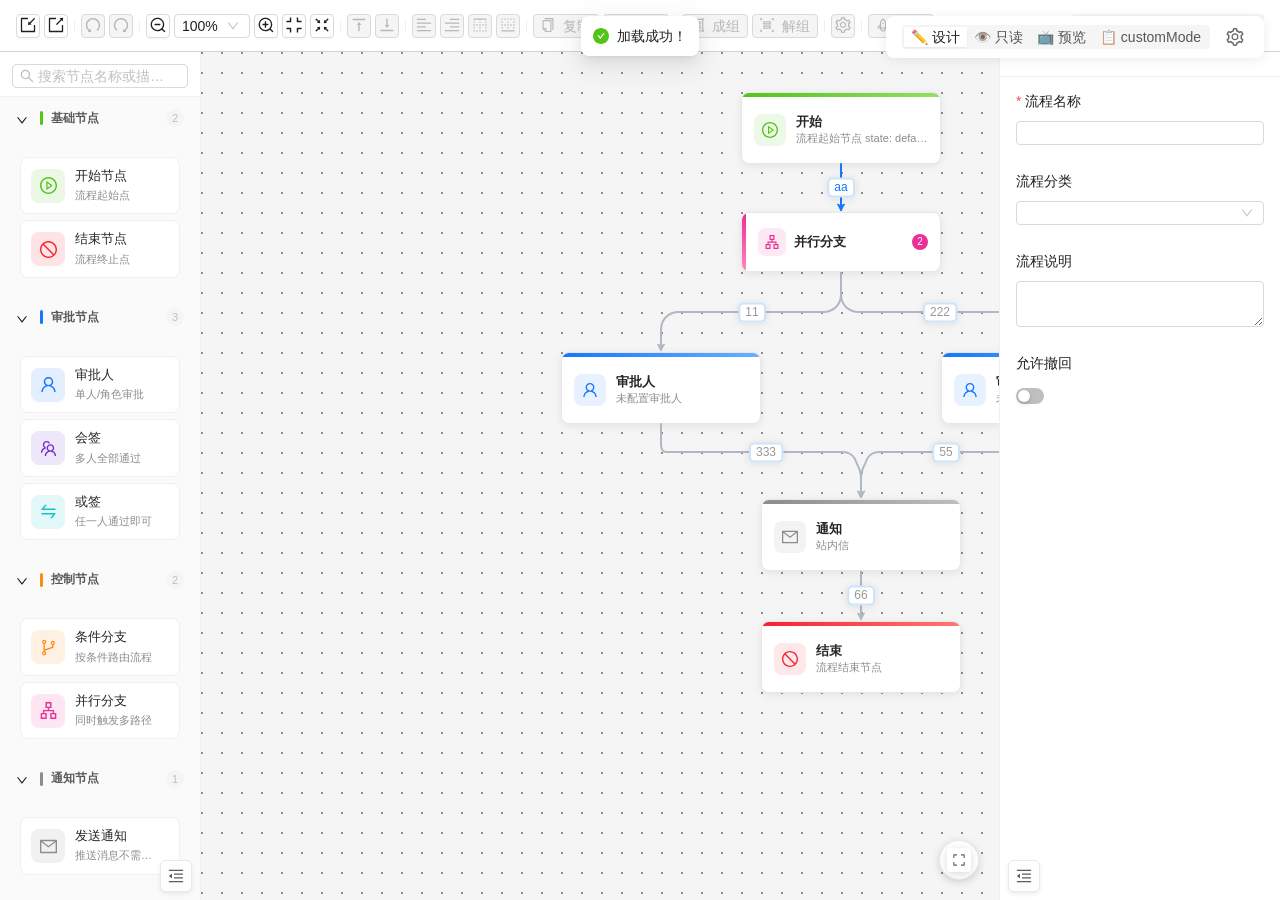
<file: index.html>
<!doctype html>
<html lang="zh-CN">
  <head>
    <meta charset="UTF-8" />
    <meta name="viewport" content="width=device-width, initial-scale=1.0" />
    <title>流程设计器</title>
    <script type="module" crossorigin src="./assets/index-DRL8JF9X.js"></script>
    <link rel="modulepreload" crossorigin href="./assets/vendor-vue-n6x0MXoC.js">
    <link rel="modulepreload" crossorigin href="./assets/vendor-antd-DQF42uR_.js">
    <link rel="modulepreload" crossorigin href="./assets/vendor-x6-B0tTI3Tl.js">
    <link rel="stylesheet" crossorigin href="./assets/index-BiUTmvsH.css">
  </head>
  <body>
    <div id="app"></div>
  </body>
</html>
</file>
<file: assets/index-BiUTmvsH.css>
html,body{width:100%;height:100%}input::-ms-clear,input::-ms-reveal{display:none}*,*:before,*:after{box-sizing:border-box}html{font-family:sans-serif;line-height:1.15;-webkit-text-size-adjust:100%;-ms-text-size-adjust:100%;-ms-overflow-style:scrollbar;-webkit-tap-highlight-color:rgba(0,0,0,0)}@-ms-viewport{width:device-width}body{margin:0}[tabindex="-1"]:focus{outline:none}hr{box-sizing:content-box;height:0;overflow:visible}h1,h2,h3,h4,h5,h6{margin-top:0;margin-bottom:.5em;font-weight:500}p{margin-top:0;margin-bottom:1em}abbr[title],abbr[data-original-title]{-webkit-text-decoration:underline dotted;text-decoration:underline;text-decoration:underline dotted;border-bottom:0;cursor:help}address{margin-bottom:1em;font-style:normal;line-height:inherit}input[type=text],input[type=password],input[type=number],textarea{-webkit-appearance:none}ol,ul,dl{margin-top:0;margin-bottom:1em}ol ol,ul ul,ol ul,ul ol{margin-bottom:0}dt{font-weight:500}dd{margin-bottom:.5em;margin-left:0}blockquote{margin:0 0 1em}dfn{font-style:italic}b,strong{font-weight:bolder}small{font-size:80%}sub,sup{position:relative;font-size:75%;line-height:0;vertical-align:baseline}sub{bottom:-.25em}sup{top:-.5em}pre,code,kbd,samp{font-size:1em;font-family:SFMono-Regular,Consolas,Liberation Mono,Menlo,Courier,monospace}pre{margin-top:0;margin-bottom:1em;overflow:auto}figure{margin:0 0 1em}img{vertical-align:middle;border-style:none}a,area,button,[role=button],input:not([type=range]),label,select,summary,textarea{touch-action:manipulation}table{border-collapse:collapse}caption{padding-top:.75em;padding-bottom:.3em;text-align:left;caption-side:bottom}input,button,select,optgroup,textarea{margin:0;color:inherit;font-size:inherit;font-family:inherit;line-height:inherit}button,input{overflow:visible}button,select{text-transform:none}button,html [type=button],[type=reset],[type=submit]{-webkit-appearance:button}button::-moz-focus-inner,[type=button]::-moz-focus-inner,[type=reset]::-moz-focus-inner,[type=submit]::-moz-focus-inner{padding:0;border-style:none}input[type=radio],input[type=checkbox]{box-sizing:border-box;padding:0}input[type=date],input[type=time],input[type=datetime-local],input[type=month]{-webkit-appearance:listbox}textarea{overflow:auto;resize:vertical}fieldset{min-width:0;margin:0;padding:0;border:0}legend{display:block;width:100%;max-width:100%;margin-bottom:.5em;padding:0;color:inherit;font-size:1.5em;line-height:inherit;white-space:normal}progress{vertical-align:baseline}[type=number]::-webkit-inner-spin-button,[type=number]::-webkit-outer-spin-button{height:auto}[type=search]{outline-offset:-2px;-webkit-appearance:none}[type=search]::-webkit-search-cancel-button,[type=search]::-webkit-search-decoration{-webkit-appearance:none}::-webkit-file-upload-button{font:inherit;-webkit-appearance:button}output{display:inline-block}summary{display:list-item}template{display:none}[hidden]{display:none!important}mark{padding:.2em;background-color:#feffe6}*{box-sizing:border-box;margin:0;padding:0}html,body,#app{width:100%;height:100%;overflow:hidden}*::-webkit-scrollbar{width:6px;height:6px}*::-webkit-scrollbar-track{background:transparent}*::-webkit-scrollbar-thumb{border-radius:3px}*::-webkit-scrollbar-corner{background:transparent}*{scrollbar-width:thin}.node-start[data-v-89750f72]{width:100%;height:100%;background:#fff;border:1.5px solid #e8e8e8;border-radius:8px;overflow:hidden;box-shadow:0 2px 8px #00000014;display:flex;flex-direction:column;-webkit-user-select:none;user-select:none;transition:box-shadow .2s,border-color .2s}.node-start[data-v-89750f72]:hover{border:3px solid #52c41a;-background:#f1f5f1}.node-start--selected[data-v-89750f72]{border:3px solid #52c41a;box-shadow:0 0 0 3px #f5222d26,0 2px 8px #00000014}.node-start--selected[data-v-89750f72]{border-color:#52c41a;box-shadow:0 0 0 3px #52c41a26,0 2px 8px #00000014}.bar[data-v-89750f72]{height:4px;flex-shrink:0;background:linear-gradient(90deg,#52c41a,#95de64)}.body[data-v-89750f72]{flex:1;display:flex;align-items:center;padding:0 12px;gap:10px}.icon-wrap[data-v-89750f72]{width:32px;height:32px;border-radius:8px;flex-shrink:0;background:#52c41a1a;display:flex;align-items:center;justify-content:center}.icon[data-v-89750f72]{font-size:16px;color:#52c41a}.info[data-v-89750f72]{overflow:hidden;flex:1}.name[data-v-89750f72]{font-size:13px;font-weight:600;color:#262626;white-space:nowrap;overflow:hidden;text-overflow:ellipsis}.sub[data-v-89750f72]{font-size:11px;color:#8c8c8c;white-space:nowrap;overflow:hidden;text-overflow:ellipsis;margin-top:2px}.node-end[data-v-6ef08d2d]{width:200px;height:72px;background:#fff;border:1.5px solid #e8e8e8;border-radius:8px;overflow:hidden;box-shadow:0 2px 8px #00000014;display:flex;flex-direction:column;-webkit-user-select:none;user-select:none;transition:box-shadow .2s,border-color .2s}.node-end--selected[data-v-6ef08d2d]{border:3px solid #f5222d;box-shadow:0 0 0 3px #f5222d26,0 2px 8px #00000014}.bar[data-v-6ef08d2d]{height:4px;flex-shrink:0;background:linear-gradient(90deg,#f5222d,#ff7875)}.body[data-v-6ef08d2d]{flex:1;display:flex;align-items:center;padding:0 12px;gap:10px}.icon-wrap[data-v-6ef08d2d]{width:32px;height:32px;border-radius:8px;flex-shrink:0;background:#f5222d1a;display:flex;align-items:center;justify-content:center}.icon[data-v-6ef08d2d]{font-size:16px;color:#f5222d}.info[data-v-6ef08d2d]{overflow:hidden;flex:1}.name[data-v-6ef08d2d]{font-size:13px;font-weight:600;color:#262626;white-space:nowrap;overflow:hidden;text-overflow:ellipsis}.sub[data-v-6ef08d2d]{font-size:11px;color:#8c8c8c;white-space:nowrap;overflow:hidden;text-overflow:ellipsis;margin-top:2px}.node-card[data-v-64b8705a]{width:200px;height:72px;background:#fff;border:1.5px solid #e8e8e8;border-radius:8px;overflow:hidden;box-shadow:0 2px 8px #00000014;display:flex;flex-direction:column;-webkit-user-select:none;user-select:none;transition:box-shadow .2s,border-color .2s}.node-card[data-v-64b8705a]:hover{border:2.5px solid #74acfd}.node-card--selected[data-v-64b8705a]{border:3px solid #1677ff;box-shadow:0 0 0 3px #1677ff26,0 2px 8px #00000014}.bar[data-v-64b8705a]{height:4px;flex-shrink:0;background:linear-gradient(90deg,#1677ff,#69b1ff)}.body[data-v-64b8705a]{flex:1;display:flex;align-items:center;padding:0 12px;gap:10px}.icon-wrap[data-v-64b8705a]{width:32px;height:32px;border-radius:8px;flex-shrink:0;background:#1677ff1a;display:flex;align-items:center;justify-content:center}.icon[data-v-64b8705a]{font-size:16px;color:#1677ff}.info[data-v-64b8705a]{overflow:hidden;flex:1}.name[data-v-64b8705a]{font-size:13px;font-weight:600;color:#262626;white-space:nowrap;overflow:hidden;text-overflow:ellipsis}.sub[data-v-64b8705a]{font-size:11px;color:#8c8c8c;white-space:nowrap;overflow:hidden;text-overflow:ellipsis;margin-top:2px}.node-card[data-v-d6f4343e]{width:200px;height:72px;background:#fff;border:1.5px solid #e8e8e8;border-radius:8px;overflow:hidden;box-shadow:0 2px 8px #00000014;display:flex;flex-direction:column;-webkit-user-select:none;user-select:none;transition:box-shadow .2s,border-color .2s}.node-card[data-v-d6f4343e]:hover{border:3px solid #722ed1}.node-card--selected[data-v-d6f4343e]{border:3px solid #722ed1;box-shadow:0 0 0 3px #722ed126,0 2px 8px #00000014}.bar[data-v-d6f4343e]{height:4px;flex-shrink:0;background:linear-gradient(90deg,#722ed1,#b37feb)}.body[data-v-d6f4343e]{flex:1;display:flex;align-items:center;padding:0 12px;gap:10px}.icon-wrap[data-v-d6f4343e]{width:32px;height:32px;border-radius:8px;flex-shrink:0;background:#722ed11a;display:flex;align-items:center;justify-content:center}.icon[data-v-d6f4343e]{font-size:16px;color:#722ed1}.info[data-v-d6f4343e]{overflow:hidden;flex:1}.name[data-v-d6f4343e]{font-size:13px;font-weight:600;color:#262626;white-space:nowrap;overflow:hidden;text-overflow:ellipsis}.sub[data-v-d6f4343e]{font-size:11px;color:#8c8c8c;margin-top:2px}.tag[data-v-d6f4343e]{flex-shrink:0;font-size:10px;padding:0 4px}.node-card[data-v-3a2b49b3]{width:200px;height:72px;background:#fff;border:1.5px solid #e8e8e8;border-radius:8px;overflow:hidden;box-shadow:0 2px 8px #00000014;display:flex;flex-direction:column;-webkit-user-select:none;user-select:none;transition:box-shadow .2s,border-color .2s}.node-card--selected[data-v-3a2b49b3]{border-color:#13c2c2;box-shadow:0 0 0 3px #13c2c226,0 2px 8px #00000014}.bar[data-v-3a2b49b3]{height:4px;flex-shrink:0;background:linear-gradient(90deg,#13c2c2,#5cdbd3)}.body[data-v-3a2b49b3]{flex:1;display:flex;align-items:center;padding:0 12px;gap:10px}.icon-wrap[data-v-3a2b49b3]{width:32px;height:32px;border-radius:8px;flex-shrink:0;background:#13c2c21a;display:flex;align-items:center;justify-content:center}.icon[data-v-3a2b49b3]{font-size:16px;color:#13c2c2}.info[data-v-3a2b49b3]{overflow:hidden;flex:1}.name[data-v-3a2b49b3]{font-size:13px;font-weight:600;color:#262626;white-space:nowrap;overflow:hidden;text-overflow:ellipsis}.sub[data-v-3a2b49b3]{font-size:11px;color:#8c8c8c;margin-top:2px}.tag[data-v-3a2b49b3]{flex-shrink:0;font-size:10px;padding:0 4px}.node-condition[data-v-3cdffc5d]{width:100px;display:flex;align-items:flex-start;justify-content:center;-webkit-user-select:none;user-select:none;position:relative;transition:height .3s ease}.node-condition--expanded[data-v-3cdffc5d]{align-items:flex-start}.diamond[data-v-3cdffc5d]{width:76px;height:76px;background:#fff;border:2.5px solid #FFD7A3;transform:rotate(45deg);display:flex;align-items:center;justify-content:center;flex-direction:column;border-radius:6px;box-shadow:0 2px 6px #ffd7a34d;transition:all .2s;margin-top:12px}.diamond[data-v-3cdffc5d]:hover{border-left:3px solid #ffa940;border-top:3px solid #ffa940}.diamond--selected[data-v-3cdffc5d]{border-left:3px solid #ffa940;border-top:3px solid #ffa940;background:#fff2e2;box-shadow:0 0 0 3px #ffa94033,0 2px 8px #ffa94066}.icon[data-v-3cdffc5d],.label[data-v-3cdffc5d]{color:#fa8c16;text-align:center;position:absolute}.icon[data-v-3cdffc5d]{font-size:18px;margin-bottom:22px;left:42px;top:31px}.label[data-v-3cdffc5d]{font-size:11px;white-space:nowrap;font-weight:600;line-height:1;width:100px;text-align:center;left:0;top:60px}.expand-toggle[data-v-3cdffc5d]{position:absolute;top:6px;right:6px;width:20px;height:20px;background:#fff;border:1px solid #ffa940;border-radius:50%;display:flex;align-items:center;justify-content:center;cursor:pointer;color:#ffa940;transition:all .2s;z-index:10}.expand-toggle[data-v-3cdffc5d]:hover{background:#fff2e2;transform:scale(1.1);box-shadow:0 2px 6px #ffa9404d}.expand-toggle--expanded[data-v-3cdffc5d]{background:#ffa940;color:#fff}.config-status[data-v-3cdffc5d]{position:absolute;top:6px;left:6px;width:8px;height:8px;border-radius:50%;border:1px solid #fff;box-shadow:0 1px 3px #0003;z-index:10}.config-status--success[data-v-3cdffc5d]{background:#52c41a}.config-status--warning[data-v-3cdffc5d]{background:#faad14}.config-status--error[data-v-3cdffc5d]{background:#ff4d4f}.branch-count[data-v-3cdffc5d]{position:absolute;bottom:4px;right:4px;background:#fff;color:#fa8c16;font-size:10px;font-weight:600;padding:1px 5px;border-radius:8px;box-shadow:0 1px 4px #0000001f;display:flex;align-items:center;gap:2px;line-height:16px;top:96px}.preview-panel[data-v-3cdffc5d]{position:absolute;top:108px;left:0;width:100%;background:#fff;border:1px solid #ffa940;border-radius:6px;box-shadow:0 2px 8px #ffa94033;overflow:hidden}.preview-header[data-v-3cdffc5d]{padding:6px 10px;background:#fff7e6;border-bottom:1px solid #ffe7ba;display:flex;align-items:center;justify-content:space-between;font-size:10px}.preview-header__label[data-v-3cdffc5d]{color:#8c8c8c;font-weight:500}.preview-header__value[data-v-3cdffc5d]{color:#fa8c16;font-weight:600;background:#fff;padding:2px 6px;border-radius:3px;border:1px solid #ffd591}.preview-branches[data-v-3cdffc5d]{padding:6px;display:flex;flex-direction:column;gap:4px;max-height:150px;overflow-y:auto}.preview-branch[data-v-3cdffc5d]{background:#fafafa;border:1px solid #e8e8e8;border-radius:4px;padding:4px 6px;font-size:10px}.preview-branch--default[data-v-3cdffc5d]{border-color:#ffa940;border-style:dashed;background:#fff7e6}.preview-branch__header[data-v-3cdffc5d]{display:flex;align-items:center;gap:4px}.preview-branch__index[data-v-3cdffc5d]{display:flex;align-items:center;justify-content:center;width:14px;height:14px;border-radius:50%;background:#1890ff;color:#fff;font-size:9px;font-weight:600;flex-shrink:0}.preview-branch--default .preview-branch__index[data-v-3cdffc5d]{background:#ffa940}.preview-branch__name[data-v-3cdffc5d]{flex:1;color:#262626;font-weight:500;overflow:hidden;text-overflow:ellipsis;white-space:nowrap}.preview-branch__icon[data-v-3cdffc5d]{width:14px;height:14px;border-radius:50%;display:flex;align-items:center;justify-content:center;font-size:9px;font-weight:600;flex-shrink:0;background:#52c41a;color:#fff}.preview-branch:not(.preview-branch--default) .preview-branch__icon[data-v-3cdffc5d]{background:#ff4d4f}.preview-branch__hint[data-v-3cdffc5d]{margin-top:2px;color:#8c8c8c;font-size:9px}.preview-more[data-v-3cdffc5d]{text-align:center;color:#8c8c8c;font-size:9px;padding:4px 0;border-top:1px dashed #e8e8e8}.preview-footer[data-v-3cdffc5d]{padding:6px 10px;background:#fafafa;border-top:1px solid #e8e8e8;text-align:center;font-size:10px;color:#1890ff;font-weight:500;cursor:pointer;transition:all .2s}.preview-footer[data-v-3cdffc5d]:hover{background:#e6f7ff;color:#0050b3}.preview-expand-enter-active[data-v-3cdffc5d],.preview-expand-leave-active[data-v-3cdffc5d]{transition:all .3s ease}.preview-expand-enter-from[data-v-3cdffc5d],.preview-expand-leave-to[data-v-3cdffc5d]{opacity:0;transform:translateY(-10px)}.preview-expand-enter-to[data-v-3cdffc5d],.preview-expand-leave-from[data-v-3cdffc5d]{opacity:1;transform:translateY(0)}.node-card[data-v-73d00122]{width:200px;height:60px;background:#fff;border:1.5px solid #e8e8e8;border-radius:8px;overflow:hidden;box-shadow:0 2px 8px #00000014;display:flex;position:relative;-webkit-user-select:none;user-select:none;transition:box-shadow .2s,border-color .2s}.node-card[data-v-73d00122]:hover{border:3px solid #eb2f96}.node-card--selected[data-v-73d00122]{border:3px solid #eb2f96;background:#f8f8f8;box-shadow:0 0 0 3px #eb2f9626,0 2px 8px #00000014}.side-bar[data-v-73d00122]{width:4px;flex-shrink:0;background:linear-gradient(180deg,#eb2f96,#ff85c2)}.body[data-v-73d00122]{flex:1;display:flex;align-items:center;padding:0 12px;gap:8px}.icon-wrap[data-v-73d00122]{width:28px;height:28px;border-radius:7px;flex-shrink:0;background:#eb2f961a;display:flex;align-items:center;justify-content:center}.icon[data-v-73d00122]{font-size:14px;color:#eb2f96}.name[data-v-73d00122]{font-size:13px;font-weight:600;color:#262626}.node-card[data-v-6801fa4a]{width:200px;height:72px;background:#fff;border:1.5px solid #e8e8e8;border-radius:8px;overflow:hidden;box-shadow:0 2px 8px #00000014;display:flex;flex-direction:column;-webkit-user-select:none;user-select:none;transition:box-shadow .2s,border-color .2s}.node-card[data-v-6801fa4a]:hover{border:2.5px solid #8c8c8c}.node-card--selected[data-v-6801fa4a]{border:3px solid #8c8c8c;box-shadow:0 0 0 3px #8c8c8c2e,0 2px 8px #00000014}.bar[data-v-6801fa4a]{height:4px;flex-shrink:0;background:linear-gradient(90deg,#8c8c8c,#bfbfbf)}.body[data-v-6801fa4a]{flex:1;display:flex;align-items:center;padding:0 12px;gap:10px}.icon-wrap[data-v-6801fa4a]{width:32px;height:32px;border-radius:8px;flex-shrink:0;background:#8c8c8c1a;display:flex;align-items:center;justify-content:center}.icon[data-v-6801fa4a]{font-size:16px;color:#8c8c8c}.info[data-v-6801fa4a]{overflow:hidden}.name[data-v-6801fa4a]{font-size:13px;font-weight:600;color:#262626;white-space:nowrap;overflow:hidden;text-overflow:ellipsis}.sub[data-v-6801fa4a]{font-size:11px;color:#8c8c8c;margin-top:2px}.html-card-node{width:200px;height:72px;pointer-events:all}.html-card-node .node-card{width:100%;height:100%;background:#fff;border:1.5px solid #e8e8e8;border-radius:8px;overflow:hidden;box-shadow:0 2px 8px #00000014;display:flex;flex-direction:column;-webkit-user-select:none;user-select:none;transition:box-shadow .2s,border-color .2s}.html-card-node .node-card:hover{border:2.5px solid #9254de}.html-card-node .node-card--selected{border:3px solid #722ed1!important;box-shadow:0 0 0 3px #722ed126,0 2px 8px #00000014!important}.html-card-node .bar{height:4px;flex-shrink:0;background:linear-gradient(90deg,#722ed1,#9254de)}.html-card-node .body{flex:1;display:flex;align-items:center;padding:0 12px;gap:10px}.html-card-node .icon-wrap{width:32px;height:32px;border-radius:8px;flex-shrink:0;background:#722ed11a;display:flex;align-items:center;justify-content:center}.html-card-node .info{overflow:hidden;flex:1}.html-card-node .name{font-size:13px;font-weight:600;color:#262626;white-space:nowrap;overflow:hidden;text-overflow:ellipsis}.html-card-node .sub{font-size:11px;color:#8c8c8c;white-space:nowrap;overflow:hidden;text-overflow:ellipsis;margin-top:2px}.node-start{width:100%;height:100%;background:#fff;border:1.5px solid #e8e8e8;border-radius:8px;overflow:hidden;box-shadow:0 2px 8px #00000014;display:flex;flex-direction:column;-webkit-user-select:none;user-select:none;transition:box-shadow .2s,border-color .2s}.node-start:hover{border:3px solid #52c41a;-background:#f1f5f1}.node-start--selected{border:3px solid #52c41a;box-shadow:0 0 0 3px #f5222d26,0 2px 8px #00000014}.node-start--selected{border-color:#52c41a;box-shadow:0 0 0 3px #52c41a26,0 2px 8px #00000014}.bar{height:4px;flex-shrink:0;background:linear-gradient(90deg,#52c41a,#95de64)}.body{flex:1;display:flex;align-items:center;padding:0 12px;gap:10px}.icon-wrap{width:32px;height:32px;border-radius:8px;flex-shrink:0;background:#52c41a1a;display:flex;align-items:center;justify-content:center}.icon{font-size:16px;color:#52c41a}.info{overflow:hidden;flex:1}.name{font-size:13px;font-weight:600;color:#262626;white-space:nowrap;overflow:hidden;text-overflow:ellipsis}.sub{font-size:11px;color:#8c8c8c;white-space:nowrap;overflow:hidden;text-overflow:ellipsis;margin-top:2px}@keyframes halo-ripple{0%{opacity:.8;transform:scale(1)}to{opacity:0;transform:scale(2.2)}}.x6-highlight-halo-group,.x6-highlight-halo{pointer-events:none}.x6-highlight-halo--animated{animation:halo-ripple 1.6s ease-out infinite}.x6-highlight-halo--delay-0{animation-delay:0s}.x6-highlight-halo--delay-1{animation-delay:.4s}.x6-highlight-halo--delay-2{animation-delay:.8s}
</file>
